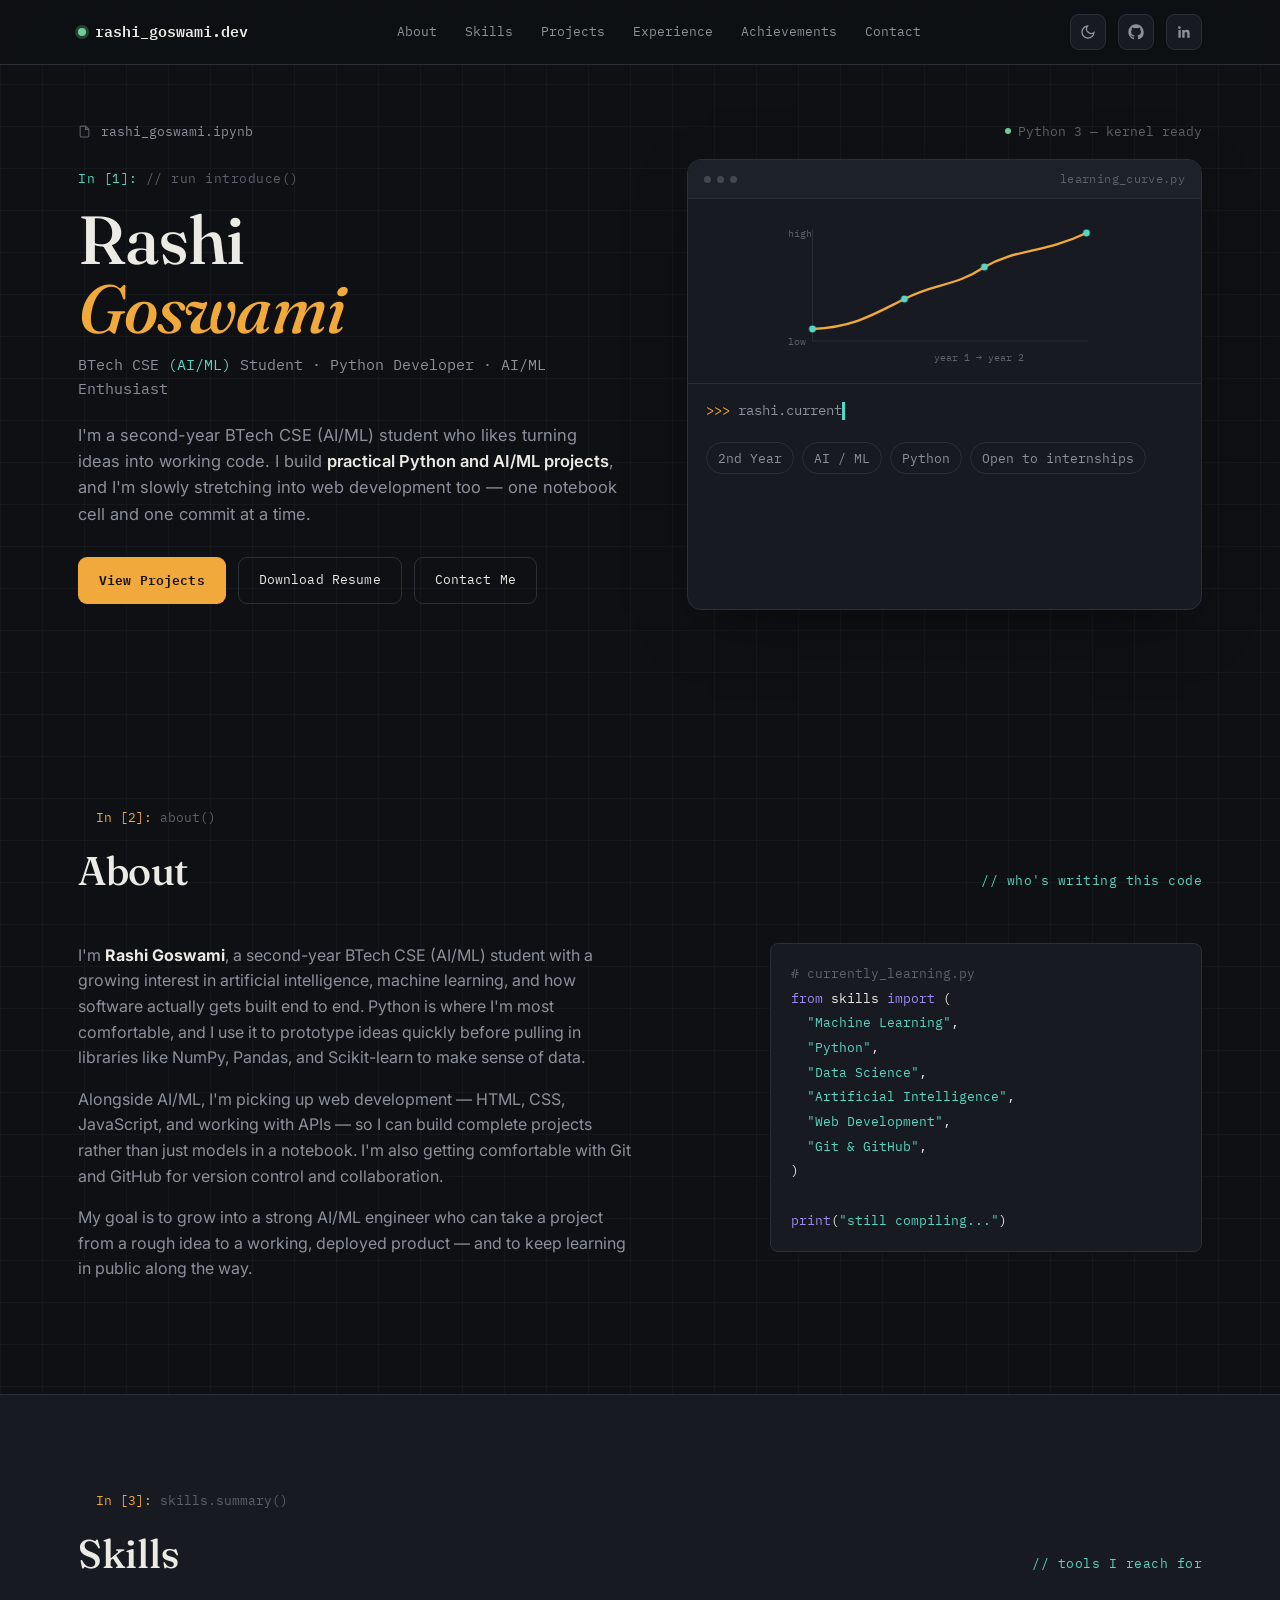
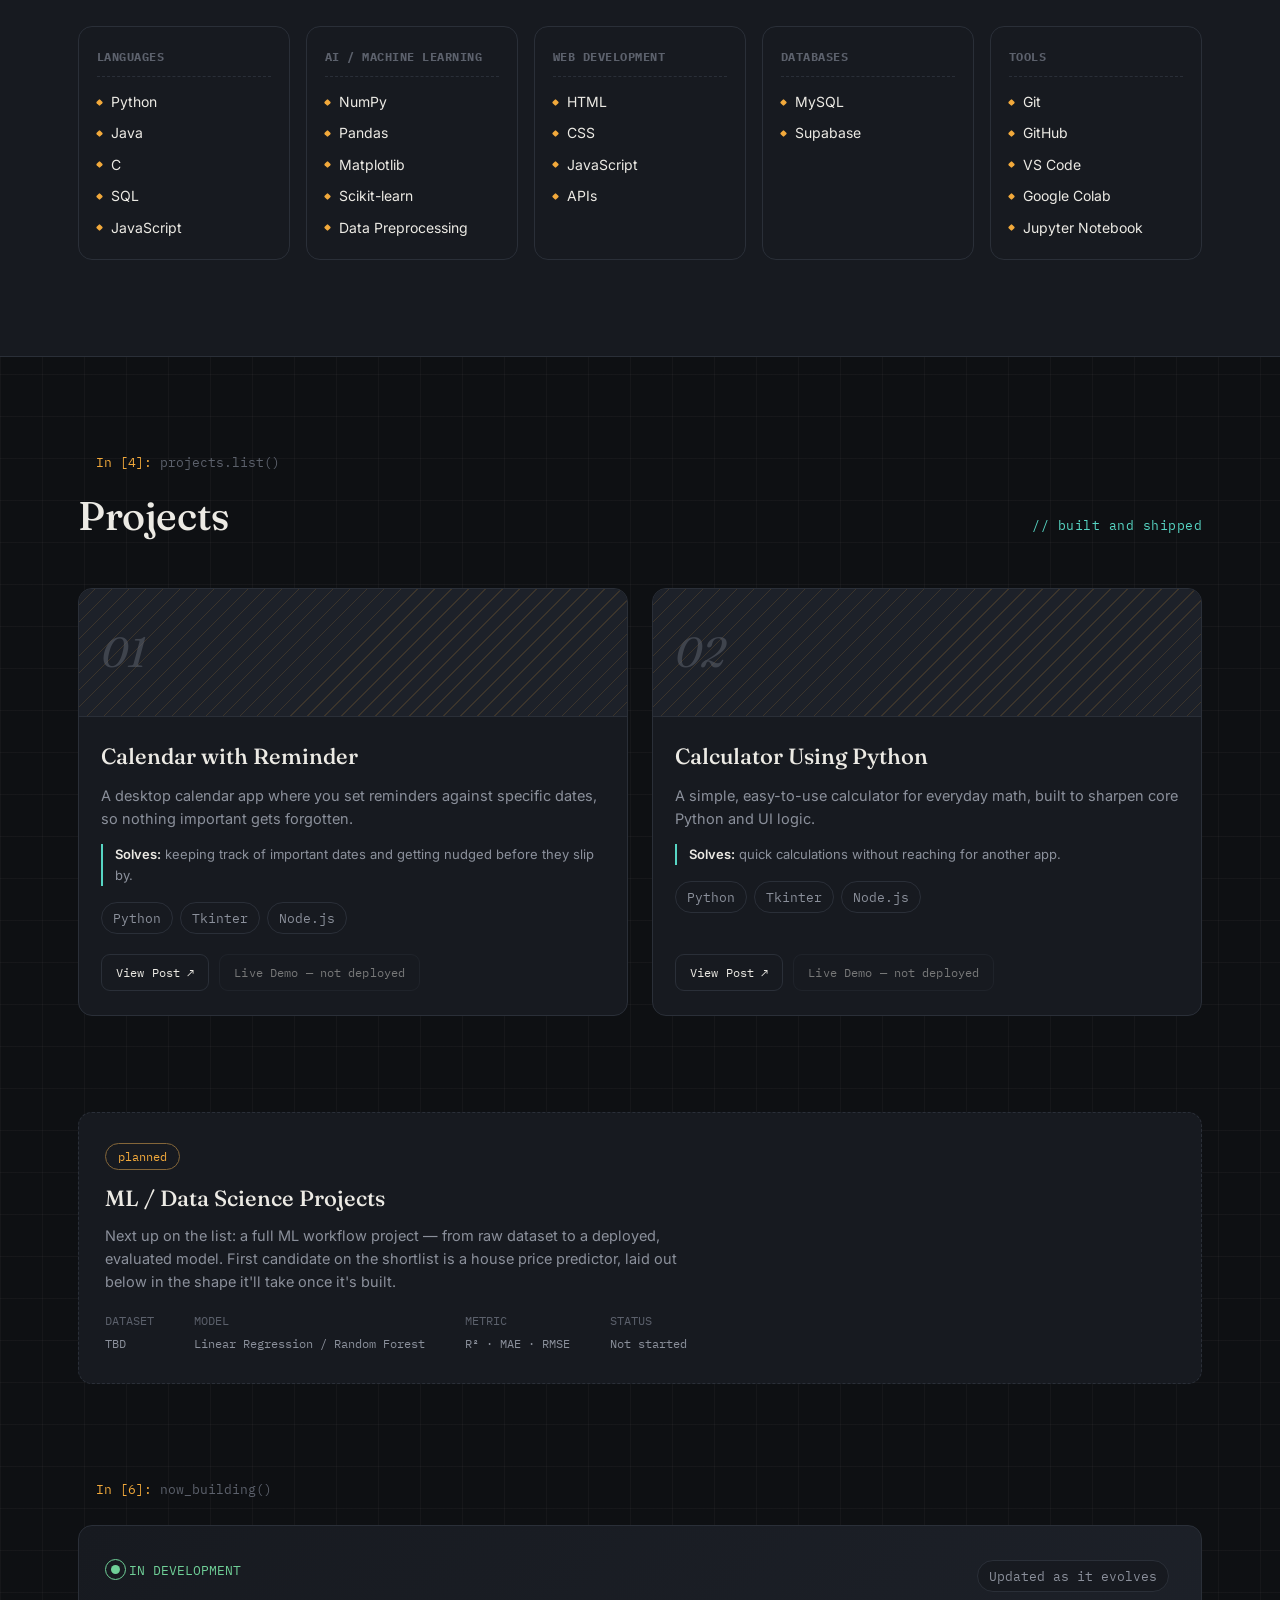
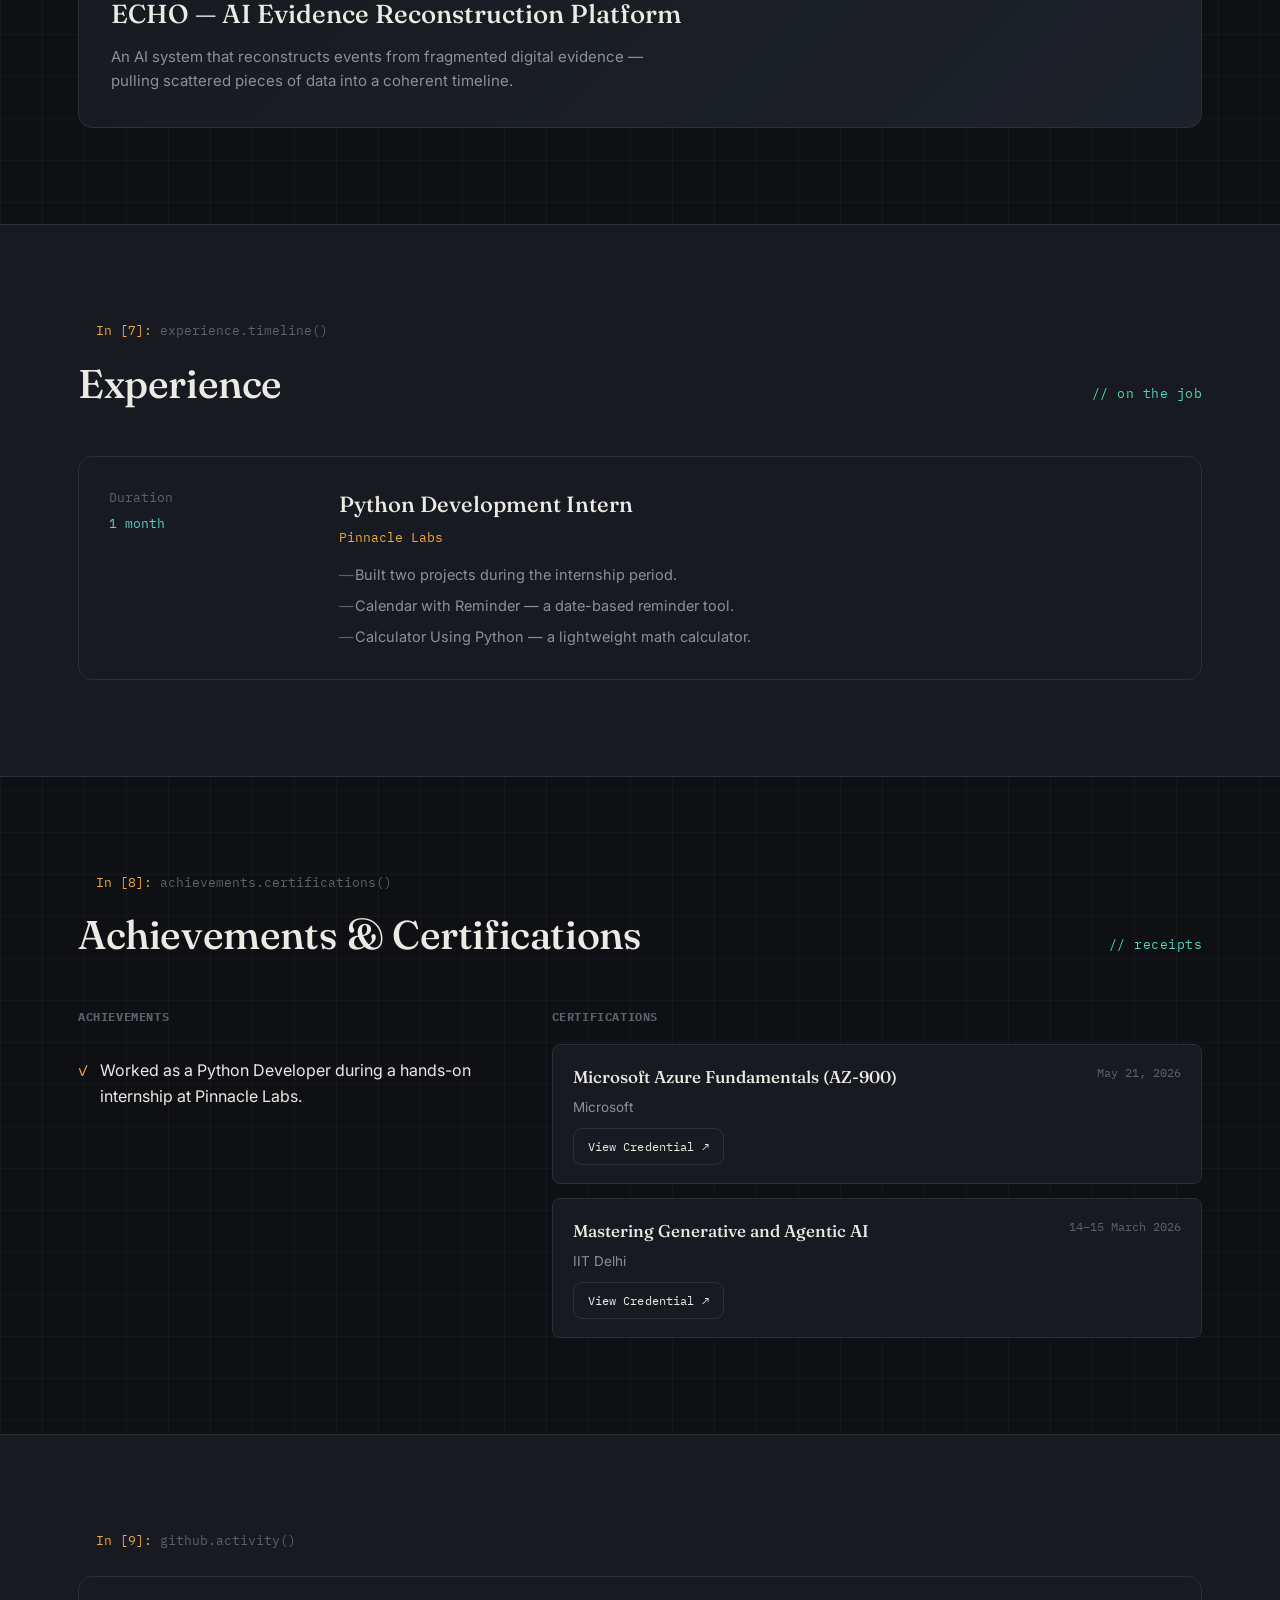
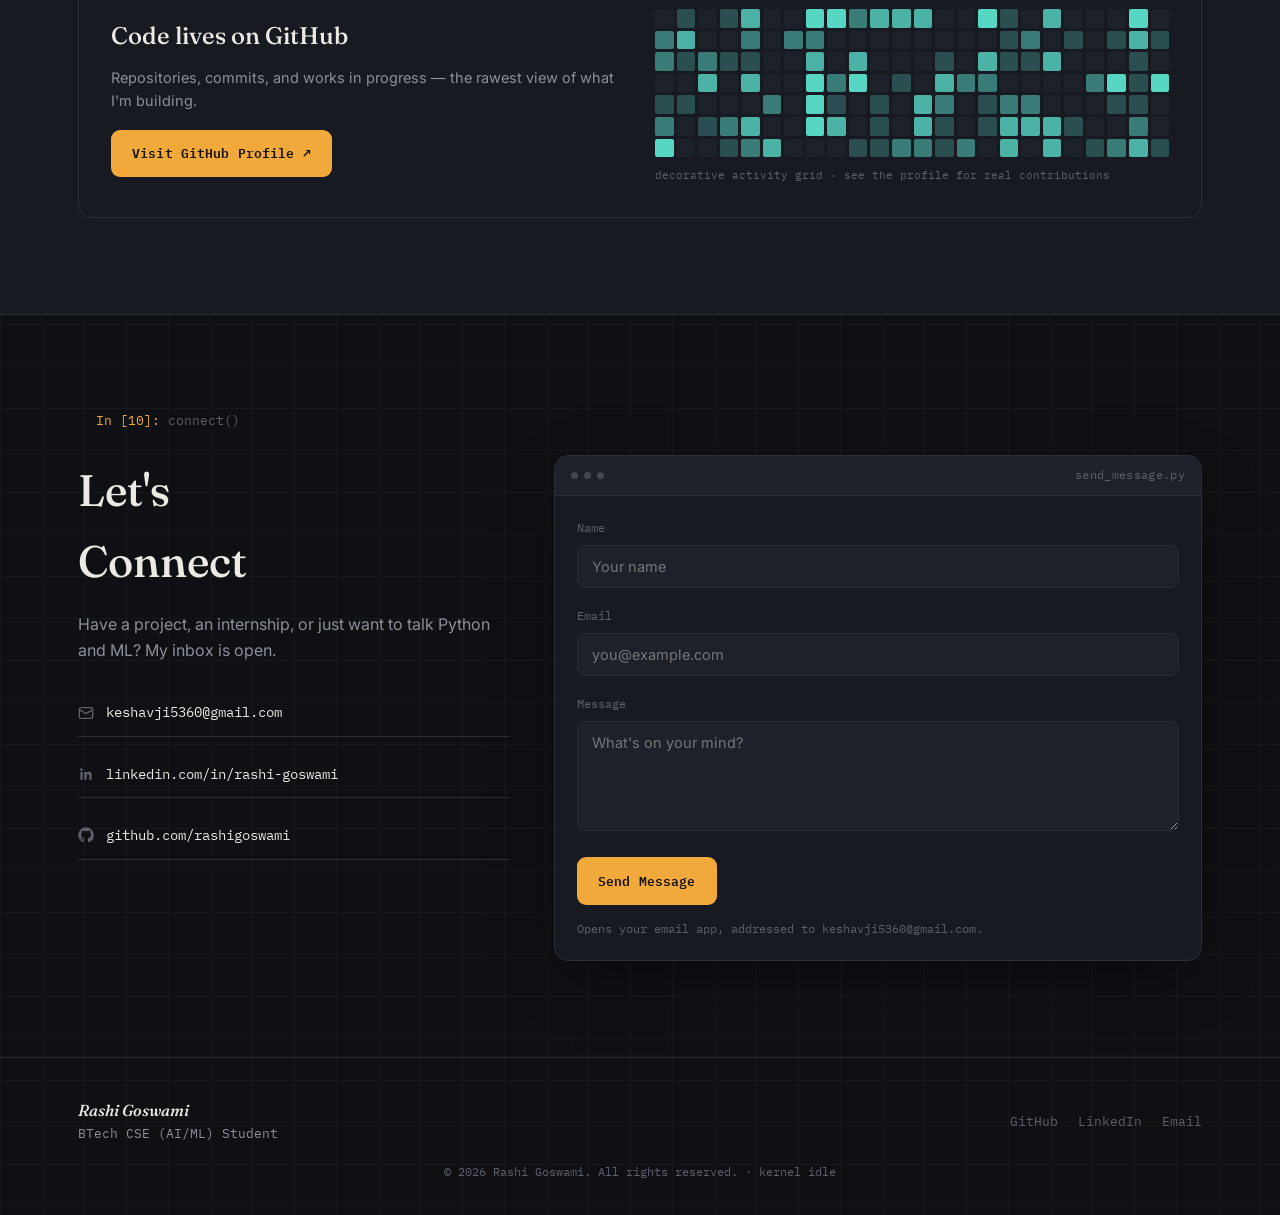
<file: Portfolio/index.html>
<!DOCTYPE html>
<html lang="en" data-theme="dark">
<head>
<meta charset="UTF-8">
<meta name="viewport" content="width=device-width, initial-scale=1.0">
<title>Rashi Goswami — BTech CSE (AI/ML) Student</title>
<meta name="description" content="Rashi Goswami — BTech CSE (AI/ML) student, Python developer, and AI/ML enthusiast. Projects, skills and experience.">
<link rel="preconnect" href="https://fonts.googleapis.com">
<link rel="preconnect" href="https://fonts.gstatic.com" crossorigin>
<link href="https://fonts.googleapis.com/css2?family=Fraunces:ital,opsz,wght@0,9..144,400;0,9..144,500;0,9..144,600;1,9..144,500&family=IBM+Plex+Mono:wght@400;500;600&family=Inter:wght@400;500;600;700&display=swap" rel="stylesheet">
<style>
/* ============================= TOKENS ============================= */
:root{
  --bg: #0E1013;
  --bg-grid-line: rgba(233,231,228,0.035);
  --surface: #171A20;
  --surface-2: #1D2129;
  --border: #2A2F38;
  --ink: #ECEAE4;
  --ink-muted: #8B909B;
  --ink-dim: #5C616C;
  --amber: #F2A93B;
  --amber-ink: #14110A;
  --teal: #57D6C4;
  --violet: #9C8CF0;
  --green: #6FCF97;
  --shadow: 0 20px 60px -20px rgba(0,0,0,0.55);
  --radius: 14px;
  --radius-sm: 8px;
  --font-display: 'Fraunces', serif;
  --font-mono: 'IBM Plex Mono', monospace;
  --font-body: 'Inter', sans-serif;
  --maxw: 1180px;
}
html[data-theme="light"]{
  --bg: #EEF0EC;
  --bg-grid-line: rgba(23,26,32,0.05);
  --surface: #F8F8F4;
  --surface-2: #FFFFFF;
  --border: #D8D9D2;
  --ink: #171A20;
  --ink-muted: #565B62;
  --ink-dim: #9498A0;
  --amber: #B9700E;
  --amber-ink: #FFF6E8;
  --teal: #128476;
  --violet: #6A55C9;
  --green: #1F8A55;
  --shadow: 0 20px 50px -25px rgba(23,26,32,0.25);
}

*{box-sizing:border-box; margin:0; padding:0;}
html{scroll-behavior:smooth;}
body{
  background: var(--bg);
  color: var(--ink);
  font-family: var(--font-body);
  font-size: 16px;
  line-height: 1.6;
  -webkit-font-smoothing: antialiased;
  background-image:
    linear-gradient(var(--bg-grid-line) 1px, transparent 1px),
    linear-gradient(90deg, var(--bg-grid-line) 1px, transparent 1px);
  background-size: 42px 42px;
  transition: background-color .35s ease, color .35s ease;
}
img{max-width:100%; display:block;}
a{color:inherit; text-decoration:none;}
ul{list-style:none;}
section{position:relative;}
.wrap{max-width: var(--maxw); margin: 0 auto; padding: 0 28px;}
@media (max-width: 640px){ .wrap{padding: 0 20px;} }

::selection{ background: var(--amber); color: var(--amber-ink); }

/* focus visibility */
a:focus-visible, button:focus-visible, input:focus-visible, textarea:focus-visible{
  outline: 2px solid var(--teal);
  outline-offset: 3px;
  border-radius: 4px;
}

@media (prefers-reduced-motion: reduce){
  *{animation-duration: 0.01ms !important; animation-iteration-count: 1 !important; transition-duration: 0.01ms !important; scroll-behavior:auto !important;}
}

/* ============================= UTILS ============================= */
.eyebrow{
  font-family: var(--font-mono);
  font-size: 12.5px;
  letter-spacing: .04em;
  color: var(--teal);
  display: inline-flex;
  align-items: center;
  gap: 8px;
}
.eyebrow .dim{ color: var(--ink-dim); }
.tag{
  font-family: var(--font-mono);
  font-size: 12.5px;
  padding: 5px 11px;
  border: 1px solid var(--border);
  border-radius: 999px;
  color: var(--ink-muted);
  background: var(--surface);
  white-space: nowrap;
}
.reveal{ opacity:0; transform: translateY(18px); transition: opacity .7s ease, transform .7s ease; }
.reveal.in{ opacity:1; transform: translateY(0); }

/* ============================= NOTEBOOK CELL CHROME ============================= */
.cell{
  background: var(--surface);
  border: 1px solid var(--border);
  border-radius: var(--radius);
  overflow: hidden;
  box-shadow: var(--shadow);
}
.cell__bar{
  display:flex;
  align-items:center;
  justify-content: space-between;
  padding: 10px 16px;
  border-bottom: 1px solid var(--border);
  background: var(--surface-2);
}
.cell__dots{ display:flex; gap:6px; }
.cell__dots span{ width:7px; height:7px; border-radius:50%; background: var(--ink-dim); opacity:.6; }
.cell__label{
  font-family: var(--font-mono);
  font-size: 11.5px;
  color: var(--ink-dim);
  letter-spacing: .03em;
}
.cell__prompt{
  font-family: var(--font-mono);
  font-size: 13px;
  color: var(--amber);
  padding: 12px 18px 0;
}
.section-head{
  display:flex;
  align-items: baseline;
  justify-content: space-between;
  gap: 20px;
  margin-bottom: 40px;
  flex-wrap: wrap;
}
.section-head h2{
  font-family: var(--font-display);
  font-weight: 500;
  font-size: clamp(28px, 3.4vw, 40px);
  letter-spacing: -.01em;
}
.section-pad{ padding: 96px 0; }
@media (max-width: 720px){ .section-pad{ padding: 64px 0; } }

/* ============================= NAV ============================= */
header.nav{
  position: sticky; top: 0; z-index: 50;
  background: color-mix(in srgb, var(--bg) 88%, transparent);
  backdrop-filter: blur(10px);
  border-bottom: 1px solid var(--border);
}
.nav-inner{
  max-width: var(--maxw); margin:0 auto; padding: 14px 28px;
  display:flex; align-items:center; justify-content:space-between;
}
.brand{
  font-family: var(--font-mono);
  font-weight: 600;
  font-size: 14.5px;
  display:flex; align-items:center; gap:9px;
}
.brand .dot{
  width:8px; height:8px; border-radius:50%; background: var(--green);
  box-shadow: 0 0 0 3px color-mix(in srgb, var(--green) 25%, transparent);
}
.nav-links{ display:flex; align-items:center; gap: 28px; }
.nav-links a{
  font-family: var(--font-mono);
  font-size: 13px;
  color: var(--ink-muted);
  transition: color .2s;
}
.nav-links a:hover{ color: var(--teal); }
.nav-actions{ display:flex; align-items:center; gap:12px; }
.icon-btn{
  width:36px; height:36px; border-radius: 9px;
  border: 1px solid var(--border);
  display:flex; align-items:center; justify-content:center;
  color: var(--ink-muted);
  background: var(--surface);
  cursor:pointer;
  transition: color .2s, border-color .2s, transform .2s;
}
.icon-btn:hover{ color: var(--teal); border-color: var(--teal); transform: translateY(-1px); }
.burger{ display:none; }
@media (max-width: 860px){
  .nav-links{ display:none; }
  .burger{ display:flex; }
}

/* ============================= BUTTONS ============================= */
.btn{
  font-family: var(--font-mono);
  font-size: 13px;
  letter-spacing: .01em;
  padding: 12px 20px;
  border-radius: 9px;
  border: 1px solid transparent;
  cursor: pointer;
  display:inline-flex; align-items:center; gap:8px;
  transition: transform .18s ease, box-shadow .18s ease, opacity .18s ease;
}
.btn:hover{ transform: translateY(-2px); }
.btn-primary{ background: var(--amber); color: var(--amber-ink); font-weight:600; }
.btn-primary:hover{ box-shadow: 0 10px 24px -8px color-mix(in srgb, var(--amber) 60%, transparent); }
.btn-ghost{ background: transparent; color: var(--ink); border-color: var(--border); }
.btn-ghost:hover{ border-color: var(--teal); color: var(--teal); }
.btn-sm{ padding: 8px 14px; font-size: 12px; }
.btn[disabled]{ opacity:.45; cursor:not-allowed; transform:none; }
.btn-row{ display:flex; flex-wrap:wrap; gap: 12px; }

/* ============================= HERO ============================= */
.hero{ padding: 56px 0 90px; }
.notebook-file{
  max-width: var(--maxw); margin: 0 auto 0; padding: 0 28px;
}
.filebar{
  display:flex; align-items:center; gap:10px;
  font-family: var(--font-mono); font-size:12.5px; color: var(--ink-dim);
  padding: 0 0 18px;
}
.filebar .file-name{ color: var(--ink-muted); }
.filebar .kernel{
  margin-left:auto; display:flex; align-items:center; gap:7px;
}
.kernel .dot{ width:6px; height:6px; border-radius:50%; background: var(--green); }

.hero-grid{
  display:grid; grid-template-columns: 1.05fr .95fr; gap: 40px; align-items:stretch;
}
@media (max-width: 940px){ .hero-grid{ grid-template-columns: 1fr; } }

.hero-left{ padding: 6px 6px 6px 0; }
.hero-name{
  font-family: var(--font-display);
  font-weight: 500;
  font-size: clamp(40px, 6vw, 68px);
  line-height: 1.02;
  letter-spacing: -0.01em;
  margin: 14px 0 10px;
}
.hero-name .accent{ font-style: italic; color: var(--amber); }
.hero-title{
  font-family: var(--font-mono);
  font-size: 14.5px;
  color: var(--ink-muted);
  margin-bottom: 22px;
}
.hero-title span{ color: var(--teal); }
.hero-intro{
  max-width: 540px;
  color: var(--ink-muted);
  font-size: 16.5px;
  margin-bottom: 30px;
}
.hero-intro strong{ color: var(--ink); font-weight: 600; }

.hero-right .cell{ height: 100%; display:flex; flex-direction:column; }
.hero-chart-wrap{ padding: 20px 20px 6px; }
.hero-typeline{
  font-family: var(--font-mono); font-size: 13.5px; padding: 16px 18px 6px; color: var(--ink-muted);
  border-top: 1px solid var(--border);
}
.hero-typeline .prompt{ color: var(--amber); }
.hero-typeline .out{ color: var(--teal); }
#typewriter::after{
  content: '▍'; color: var(--teal); animation: blink 1s steps(1) infinite;
}
@keyframes blink{ 50%{ opacity: 0; } }
.hero-stats{
  display:flex; flex-wrap:wrap; gap:8px; padding: 14px 18px 20px;
}

/* chart */
.chart-axis{ stroke: var(--border); stroke-width:1; }
.chart-line{
  fill:none; stroke: var(--amber); stroke-width: 2.4; stroke-linecap: round;
  stroke-dasharray: 480; stroke-dashoffset: 480;
  animation: draw 2.1s ease forwards .3s;
}
@keyframes draw{ to{ stroke-dashoffset: 0; } }
.chart-dot{ fill: var(--teal); opacity:0; animation: pop .4s ease forwards; }
.chart-label{ font-family: var(--font-mono); font-size: 9.5px; fill: var(--ink-dim); }
@keyframes pop{ to{ opacity:1; } }

/* ============================= ABOUT ============================= */
.about-grid{ display:grid; grid-template-columns: 1.2fr .8fr; gap: 44px; }
@media (max-width: 860px){ .about-grid{ grid-template-columns: 1fr; } }
.about-copy p{ color: var(--ink-muted); font-size: 16px; margin-bottom: 16px; max-width: 560px;}
.about-copy strong{ color: var(--ink); }
.import-block{
  font-family: var(--font-mono);
  font-size: 13px;
  background: var(--surface);
  border: 1px solid var(--border);
  border-radius: var(--radius-sm);
  padding: 18px 20px;
  line-height: 1.9;
  overflow-x:auto;
}
.import-block .kw{ color: var(--violet); }
.import-block .str{ color: var(--teal); }
.import-block .cm{ color: var(--ink-dim); }

/* ============================= SKILLS ============================= */
.skills-grid{
  display:grid; grid-template-columns: repeat(5, 1fr); gap: 16px;
}
@media (max-width: 980px){ .skills-grid{ grid-template-columns: repeat(2, 1fr); } }
@media (max-width: 520px){ .skills-grid{ grid-template-columns: 1fr; } }
.skill-card{
  background: var(--surface);
  border: 1px solid var(--border);
  border-radius: var(--radius);
  padding: 20px 18px;
}
.skill-card h3{
  font-family: var(--font-mono);
  font-size: 12px;
  letter-spacing: .04em;
  color: var(--ink-dim);
  text-transform: uppercase;
  margin-bottom: 14px;
  padding-bottom: 10px;
  border-bottom: 1px dashed var(--border);
}
.skill-card ul{ display:flex; flex-direction:column; gap:9px; }
.skill-card li{
  font-size: 14px;
  color: var(--ink);
  display:flex; align-items:center; gap:9px;
}
.skill-card li::before{
  content:''; width:5px; height:5px; border-radius:1px; background: var(--amber); flex-shrink:0;
  transform: rotate(45deg);
}

/* ============================= PROJECTS ============================= */
.project-grid{ display:grid; grid-template-columns: repeat(2, 1fr); gap: 24px; }
@media (max-width: 800px){ .project-grid{ grid-template-columns: 1fr; } }
.project-card{
  background: var(--surface);
  border: 1px solid var(--border);
  border-radius: var(--radius);
  overflow:hidden;
  transition: border-color .25s, transform .25s;
  display:flex; flex-direction:column;
}
.project-card:hover{ border-color: var(--teal); transform: translateY(-4px); }
.project-visual{
  height: 128px;
  position: relative;
  background:
    repeating-linear-gradient(135deg, transparent, transparent 11px, color-mix(in srgb, var(--amber) 14%, transparent) 11px, color-mix(in srgb, var(--amber) 14%, transparent) 12px),
    var(--surface-2);
  border-bottom: 1px solid var(--border);
  display:flex; align-items:center; padding: 0 22px;
}
.project-visual .glyph{
  font-family: var(--font-display); font-style: italic; font-size: 42px; color: var(--ink-dim); opacity:.55;
}
.project-body{ padding: 22px 22px 24px; flex:1; display:flex; flex-direction:column; }
.project-body h3{ font-family: var(--font-display); font-size: 22px; font-weight:500; margin-bottom:10px; }
.project-body .desc{ color: var(--ink-muted); font-size: 14.5px; margin-bottom: 14px; }
.project-body .solve{
  font-size: 13px; color: var(--ink-muted); margin-bottom: 16px;
  padding-left: 12px; border-left: 2px solid var(--teal);
}
.project-body .solve b{ color: var(--ink); font-weight:600; }
.chip-row{ display:flex; flex-wrap:wrap; gap:7px; margin-bottom: 20px; }
.project-links{ margin-top:auto; display:flex; gap:10px; flex-wrap:wrap; }

/* ============================= ML PROJECTS ============================= */
.ml-card{
  background: var(--surface); border: 1px dashed var(--border); border-radius: var(--radius);
  padding: 30px 26px; display:flex; align-items:center; gap: 24px; flex-wrap:wrap;
}
.ml-card .badge{
  font-family: var(--font-mono); font-size: 11.5px; color: var(--amber);
  border: 1px solid color-mix(in srgb, var(--amber) 45%, var(--border)); border-radius: 999px;
  padding: 5px 12px;
}
.ml-card h3{ font-family: var(--font-display); font-weight:500; font-size:22px; margin: 12px 0 8px;}
.ml-card p{ color: var(--ink-muted); font-size:14.5px; max-width:600px; }
.ml-fields{
  display:grid; grid-template-columns: repeat(4, auto); gap: 22px; margin-top:18px;
  font-family: var(--font-mono); font-size: 12px; color: var(--ink-dim);
}
.ml-fields div span{ display:block; color: var(--ink-muted); margin-top:3px; }
@media (max-width: 700px){ .ml-fields{ grid-template-columns: repeat(2,auto); } }

/* ============================= BUILDING ============================= */
.building-card{
  background: linear-gradient(135deg, var(--surface), var(--surface-2));
  border: 1px solid var(--border); border-radius: var(--radius);
  padding: 34px 32px; display:flex; justify-content:space-between; gap: 30px; align-items:flex-start; flex-wrap:wrap;
}
.pulse-dot{
  width:9px; height:9px; border-radius:50%; background: var(--green); position:relative; flex-shrink:0;
}
.pulse-dot::after{
  content:''; position:absolute; inset:-6px; border-radius:50%; border:1px solid var(--green);
  animation: pulse 1.8s ease-out infinite;
}
@keyframes pulse{ 0%{ transform:scale(.4); opacity:1;} 100%{ transform:scale(2.1); opacity:0; } }
.building-status{ display:flex; align-items:center; gap:9px; font-family:var(--font-mono); font-size:12.5px; color:var(--green); margin-bottom:14px;}
.building-card h3{ font-family: var(--font-display); font-size: 26px; font-weight:500; margin-bottom:10px; }
.building-card p{ color: var(--ink-muted); max-width: 560px; font-size:15px; }

/* ============================= EXPERIENCE ============================= */
.exp-card{
  display:grid; grid-template-columns: 200px 1fr; gap: 30px;
  background: var(--surface); border:1px solid var(--border); border-radius: var(--radius); padding: 30px 30px;
}
@media (max-width: 700px){ .exp-card{ grid-template-columns: 1fr; } }
.exp-when{ font-family: var(--font-mono); font-size:12.5px; color: var(--ink-dim); }
.exp-when .range{ color: var(--teal); display:block; margin-top:6px; }
.exp-card h3{ font-family: var(--font-display); font-size:22px; font-weight:500; }
.exp-org{ font-family: var(--font-mono); font-size:13px; color: var(--amber); margin: 6px 0 14px; }
.exp-card ul{ display:flex; flex-direction:column; gap:8px; }
.exp-card li{ color: var(--ink-muted); font-size:14.5px; padding-left:16px; position:relative; }
.exp-card li::before{ content:'—'; position:absolute; left:0; color: var(--ink-dim); }

/* ============================= ACHIEVEMENTS / CERTS ============================= */
.ac-grid{ display:grid; grid-template-columns: .8fr 1.2fr; gap: 40px; }
@media (max-width: 860px){ .ac-grid{ grid-template-columns: 1fr; } }
.ac-block h3{ font-family: var(--font-mono); font-size:12px; letter-spacing:.05em; text-transform:uppercase; color: var(--ink-dim); margin-bottom:18px; }
.achv-item{
  display:flex; gap:12px; align-items:flex-start; padding: 14px 0; border-bottom: 1px dashed var(--border);
}
.achv-item:last-child{ border-bottom:none; }
.achv-item .mark{ color: var(--amber); font-family: var(--font-mono); }
.cert-card{
  background: var(--surface); border:1px solid var(--border); border-radius: var(--radius-sm);
  padding: 18px 20px; margin-bottom: 14px;
}
.cert-card:last-child{ margin-bottom:0; }
.cert-top{ display:flex; justify-content:space-between; gap:12px; flex-wrap:wrap; margin-bottom:6px;}
.cert-card h4{ font-family: var(--font-display); font-weight:500; font-size:17px; }
.cert-date{ font-family: var(--font-mono); font-size:12px; color: var(--ink-dim); white-space:nowrap; }
.cert-org{ font-size:13.5px; color: var(--ink-muted); margin-bottom:10px; }

/* ============================= GITHUB ============================= */
.gh-card{
  display:grid; grid-template-columns: 1fr 1fr; gap: 30px; align-items:center;
  background: var(--surface); border:1px solid var(--border); border-radius: var(--radius); padding: 32px;
}
@media (max-width: 800px){ .gh-card{ grid-template-columns: 1fr; } }
.gh-card h3{ font-family: var(--font-display); font-size:24px; font-weight:500; margin-bottom:10px;}
.gh-card p{ color: var(--ink-muted); font-size:14.5px; margin-bottom:18px; }
.contrib-grid{ display:grid; grid-template-columns: repeat(24, 1fr); gap:3px; }
.contrib-grid span{ aspect-ratio:1; border-radius:2px; background: var(--surface-2); }
.gh-legend{ display:flex; align-items:center; gap:8px; margin-top:10px; font-family:var(--font-mono); font-size:11px; color:var(--ink-dim); }

/* ============================= CONTACT ============================= */
.contact-grid{ display:grid; grid-template-columns: .8fr 1.2fr; gap: 44px; }
@media (max-width: 860px){ .contact-grid{ grid-template-columns: 1fr; } }
.contact-info h2{ font-family: var(--font-display); font-weight:500; font-size: clamp(30px,4vw,44px); margin-bottom:16px; }
.contact-info p{ color: var(--ink-muted); max-width: 420px; margin-bottom: 26px; }
.contact-links{ display:flex; flex-direction:column; gap:14px; }
.contact-links a{
  display:flex; align-items:center; gap:12px; font-family: var(--font-mono); font-size:14px; color: var(--ink);
  padding: 12px 0; border-bottom: 1px solid var(--border); transition: color .2s, padding-left .2s;
}
.contact-links a:hover{ color: var(--teal); padding-left:6px; }
.contact-links .ic{ color: var(--ink-dim); }

.form-cell .field{ margin-bottom:18px; }
.form-cell label{ display:block; font-family: var(--font-mono); font-size:12px; color: var(--ink-dim); margin-bottom:8px; }
.form-cell input, .form-cell textarea{
  width:100%; background: var(--surface-2); border:1px solid var(--border); border-radius: var(--radius-sm);
  color: var(--ink); padding: 12px 14px; font-family: var(--font-body); font-size:14.5px;
}
.form-cell textarea{ resize: vertical; min-height:110px; }
.form-cell input:focus, .form-cell textarea:focus{ border-color: var(--teal); }
.form-note{ font-family: var(--font-mono); font-size:12px; color: var(--ink-dim); margin-top:14px; }

/* ============================= FOOTER ============================= */
footer{ border-top:1px solid var(--border); padding: 40px 0 34px; }
.footer-inner{ display:flex; justify-content:space-between; align-items:center; flex-wrap:wrap; gap:16px; }
.footer-brand{ font-family: var(--font-mono); font-size:13px; color: var(--ink-muted); }
.footer-brand b{ color: var(--ink); font-family: var(--font-display); font-style:italic; font-weight:500; font-size:16px; }
.footer-links{ display:flex; gap:20px; font-family: var(--font-mono); font-size:12.5px; }
.footer-links a{ color: var(--ink-dim); transition:color .2s; }
.footer-links a:hover{ color: var(--teal); }
.footer-copy{ font-family: var(--font-mono); font-size:11.5px; color: var(--ink-dim); margin-top:18px; text-align:center; }
</style>
</head>
<body>

<header class="nav">
  <div class="nav-inner">
    <div class="brand"><span class="dot"></span> rashi_goswami.dev</div>
    <nav class="nav-links">
      <a href="#about">About</a>
      <a href="#skills">Skills</a>
      <a href="#projects">Projects</a>
      <a href="#experience">Experience</a>
      <a href="#achievements">Achievements</a>
      <a href="#contact">Contact</a>
    </nav>
    <div class="nav-actions">
      <button class="icon-btn" id="themeToggle" aria-label="Toggle light and dark theme" title="Toggle theme">
        <svg id="themeIcon" width="16" height="16" viewBox="0 0 24 24" fill="none" stroke="currentColor" stroke-width="2"><path d="M21 12.79A9 9 0 1 1 11.21 3 7 7 0 0 0 21 12.79z"/></svg>
      </button>
      <a class="icon-btn" href="https://github.com/rashigoswami" target="_blank" rel="noopener" aria-label="GitHub profile">
        <svg width="16" height="16" viewBox="0 0 24 24" fill="currentColor"><path d="M12 .5C5.73.5.5 5.73.5 12c0 5.08 3.29 9.39 7.86 10.91.57.1.78-.25.78-.55v-2.15c-3.2.7-3.87-1.36-3.87-1.36-.53-1.34-1.29-1.7-1.29-1.7-1.05-.72.08-.71.08-.71 1.17.08 1.78 1.2 1.78 1.2 1.03 1.77 2.71 1.26 3.37.96.1-.75.4-1.26.73-1.55-2.55-.29-5.24-1.28-5.24-5.69 0-1.26.45-2.29 1.19-3.09-.12-.29-.52-1.46.11-3.05 0 0 .97-.31 3.18 1.18a11.05 11.05 0 0 1 5.8 0c2.21-1.49 3.18-1.18 3.18-1.18.63 1.59.23 2.76.11 3.05.74.8 1.19 1.83 1.19 3.09 0 4.42-2.7 5.4-5.26 5.68.41.36.78 1.07.78 2.16v3.2c0 .3.21.66.79.55A10.52 10.52 0 0 0 23.5 12C23.5 5.73 18.27.5 12 .5z"/></svg>
      </a>
      <a class="icon-btn" href="https://www.linkedin.com/in/rashi-goswami-90b95135b/" target="_blank" rel="noopener" aria-label="LinkedIn profile">
        <svg width="16" height="16" viewBox="0 0 24 24" fill="currentColor"><path d="M20.45 20.45h-3.56v-5.57c0-1.33-.02-3.03-1.85-3.03-1.86 0-2.14 1.45-2.14 2.94v5.66H9.34V9h3.42v1.56h.05c.48-.9 1.64-1.85 3.38-1.85 3.61 0 4.28 2.38 4.28 5.47v6.27zM5.34 7.43a2.07 2.07 0 1 1 0-4.13 2.07 2.07 0 0 1 0 4.13zM7.12 20.45H3.56V9h3.56v11.45z"/></svg>
      </a>
      <button class="icon-btn burger" id="burgerBtn" aria-label="Open menu">
        <svg width="16" height="16" viewBox="0 0 24 24" fill="none" stroke="currentColor" stroke-width="2"><path d="M3 6h18M3 12h18M3 18h18"/></svg>
      </button>
    </div>
  </div>
  <nav id="mobileMenu" style="display:none; border-top:1px solid var(--border); padding: 14px 28px; flex-direction:column; gap:14px; font-family:var(--font-mono); font-size:14px;">
    <a href="#about">About</a>
    <a href="#skills">Skills</a>
    <a href="#projects">Projects</a>
    <a href="#experience">Experience</a>
    <a href="#achievements">Achievements</a>
    <a href="#contact">Contact</a>
  </nav>
</header>

<!-- ============================= HERO ============================= -->
<section class="hero">
  <div class="notebook-file">
    <div class="filebar">
      <svg width="13" height="13" viewBox="0 0 24 24" fill="none" stroke="currentColor" stroke-width="2"><path d="M14 2H6a2 2 0 0 0-2 2v16a2 2 0 0 0 2 2h12a2 2 0 0 0 2-2V8z"/><path d="M14 2v6h6"/></svg>
      <span class="file-name">rashi_goswami.ipynb</span>
      <span class="kernel"><span class="dot"></span> Python 3 — kernel ready</span>
    </div>
  </div>

  <div class="wrap">
    <div class="hero-grid">
      <div class="hero-left reveal in">
        <span class="eyebrow">In [1]: <span class="dim">// run introduce()</span></span>
        <h1 class="hero-name">Rashi<br><span class="accent">Goswami</span></h1>
        <p class="hero-title">BTech CSE <span>(AI/ML)</span> Student · Python Developer · AI/ML Enthusiast</p>
        <p class="hero-intro">
          I'm a second-year BTech CSE (AI/ML) student who likes turning ideas into working code.
          I build <strong>practical Python and AI/ML projects</strong>, and I'm slowly stretching into
          web development too — one notebook cell and one commit at a time.
        </p>
        <div class="btn-row">
          <a href="#projects" class="btn btn-primary">View Projects</a>
          <a href="resume.pdf" download class="btn btn-ghost">Download Resume</a>
          <a href="#contact" class="btn btn-ghost">Contact Me</a>
        </div>
      </div>

      <div class="hero-right reveal in">
        <div class="cell">
          <div class="cell__bar">
            <div class="cell__dots"><span></span><span></span><span></span></div>
            <span class="cell__label">learning_curve.py</span>
          </div>
          <div class="hero-chart-wrap">
            <svg viewBox="0 0 320 150" width="100%" height="150" role="img" aria-label="Illustrative chart of skills growing over time">
              <line class="chart-axis" x1="28" y1="10" x2="28" y2="122"/>
              <line class="chart-axis" x1="28" y1="122" x2="304" y2="122"/>
              <text class="chart-label" x="4" y="18">high</text>
              <text class="chart-label" x="4" y="126">low</text>
              <text class="chart-label" x="150" y="142">year 1 → year 2</text>
              <path class="chart-line" d="M28,110 C70,108 90,95 120,80 C150,64 170,68 200,48 C230,30 260,34 302,14"/>
              <circle class="chart-dot" style="animation-delay:.5s" cx="28" cy="110" r="3.4"/>
              <circle class="chart-dot" style="animation-delay:1s" cx="120" cy="80" r="3.4"/>
              <circle class="chart-dot" style="animation-delay:1.6s" cx="200" cy="48" r="3.4"/>
              <circle class="chart-dot" style="animation-delay:2.1s" cx="302" cy="14" r="3.4"/>
            </svg>
          </div>
          <div class="hero-typeline">
            <span class="prompt">&gt;&gt;&gt;</span> <span id="typewriter"></span>
          </div>
          <div class="hero-stats">
            <span class="tag">2nd Year</span>
            <span class="tag">AI / ML</span>
            <span class="tag">Python</span>
            <span class="tag">Open to internships</span>
          </div>
        </div>
      </div>
    </div>
  </div>
</section>

<!-- ============================= ABOUT ============================= -->
<section id="about" class="section-pad">
  <div class="wrap">
    <div class="cell__prompt">In [2]: <span style="color:var(--ink-dim)">about()</span></div>
    <div class="section-head" style="margin-top:10px;">
      <h2>About</h2>
      <span class="eyebrow">// who's writing this code</span>
    </div>
    <div class="about-grid">
      <div class="about-copy reveal">
        <p>
          I'm <strong>Rashi Goswami</strong>, a second-year BTech CSE (AI/ML) student with a growing interest
          in artificial intelligence, machine learning, and how software actually gets built end to end.
          Python is where I'm most comfortable, and I use it to prototype ideas quickly before pulling in
          libraries like NumPy, Pandas, and Scikit-learn to make sense of data.
        </p>
        <p>
          Alongside AI/ML, I'm picking up web development — HTML, CSS, JavaScript, and working with APIs —
          so I can build complete projects rather than just models in a notebook. I'm also getting comfortable
          with Git and GitHub for version control and collaboration.
        </p>
        <p>
          My goal is to grow into a strong AI/ML engineer who can take a project from a rough idea to a
          working, deployed product — and to keep learning in public along the way.
        </p>
      </div>
      <div class="reveal">
        <div class="import-block">
          <span class="cm"># currently_learning.py</span><br>
          <span class="kw">from</span> skills <span class="kw">import</span> (<br>
          &nbsp;&nbsp;<span class="str">"Machine Learning"</span>,<br>
          &nbsp;&nbsp;<span class="str">"Python"</span>,<br>
          &nbsp;&nbsp;<span class="str">"Data Science"</span>,<br>
          &nbsp;&nbsp;<span class="str">"Artificial Intelligence"</span>,<br>
          &nbsp;&nbsp;<span class="str">"Web Development"</span>,<br>
          &nbsp;&nbsp;<span class="str">"Git & GitHub"</span>,<br>
          )<br><br>
          <span class="kw">print</span>(<span class="str">"still compiling..."</span>)
        </div>
      </div>
    </div>
  </div>
</section>

<!-- ============================= SKILLS ============================= -->
<section id="skills" class="section-pad" style="background: var(--surface); border-top:1px solid var(--border); border-bottom:1px solid var(--border);">
  <div class="wrap">
    <div class="cell__prompt" style="padding-top:0;">In [3]: <span style="color:var(--ink-dim)">skills.summary()</span></div>
    <div class="section-head" style="margin-top:10px;">
      <h2>Skills</h2>
      <span class="eyebrow">// tools I reach for</span>
    </div>
    <div class="skills-grid">
      <div class="skill-card reveal">
        <h3>Languages</h3>
        <ul><li>Python</li><li>Java</li><li>C</li><li>SQL</li><li>JavaScript</li></ul>
      </div>
      <div class="skill-card reveal">
        <h3>AI / Machine Learning</h3>
        <ul><li>NumPy</li><li>Pandas</li><li>Matplotlib</li><li>Scikit-learn</li><li>Data Preprocessing</li></ul>
      </div>
      <div class="skill-card reveal">
        <h3>Web Development</h3>
        <ul><li>HTML</li><li>CSS</li><li>JavaScript</li><li>APIs</li></ul>
      </div>
      <div class="skill-card reveal">
        <h3>Databases</h3>
        <ul><li>MySQL</li><li>Supabase</li></ul>
      </div>
      <div class="skill-card reveal">
        <h3>Tools</h3>
        <ul><li>Git</li><li>GitHub</li><li>VS Code</li><li>Google Colab</li><li>Jupyter Notebook</li></ul>
      </div>
    </div>
  </div>
</section>

<!-- ============================= PROJECTS ============================= -->
<section id="projects" class="section-pad">
  <div class="wrap">
    <div class="cell__prompt" style="padding-top:0;">In [4]: <span style="color:var(--ink-dim)">projects.list()</span></div>
    <div class="section-head" style="margin-top:10px;">
      <h2>Projects</h2>
      <span class="eyebrow">// built and shipped</span>
    </div>
    <div class="project-grid">

      <div class="project-card reveal">
        <div class="project-visual"><span class="glyph">01</span></div>
        <div class="project-body">
          <h3>Calendar with Reminder</h3>
          <p class="desc">A desktop calendar app where you set reminders against specific dates, so nothing important gets forgotten.</p>
          <p class="solve"><b>Solves:</b> keeping track of important dates and getting nudged before they slip by.</p>
          <div class="chip-row">
            <span class="tag">Python</span><span class="tag">Tkinter</span><span class="tag">Node.js</span>
          </div>
          <div class="project-links">
            <a class="btn btn-ghost btn-sm" href="https://www.linkedin.com/posts/rashi-goswami-90b95135b_python-tkinter-pythonprojects-activity-7481730205808631808-No2v" target="_blank" rel="noopener">View Post ↗</a>
            <button class="btn btn-ghost btn-sm" disabled>Live Demo — not deployed</button>
          </div>
        </div>
      </div>

      <div class="project-card reveal">
        <div class="project-visual"><span class="glyph">02</span></div>
        <div class="project-body">
          <h3>Calculator Using Python</h3>
          <p class="desc">A simple, easy-to-use calculator for everyday math, built to sharpen core Python and UI logic.</p>
          <p class="solve"><b>Solves:</b> quick calculations without reaching for another app.</p>
          <div class="chip-row">
            <span class="tag">Python</span><span class="tag">Tkinter</span><span class="tag">Node.js</span>
          </div>
          <div class="project-links">
            <a class="btn btn-ghost btn-sm" href="https://www.linkedin.com/posts/rashi-goswami-90b95135b_python-tkinter-calculatorapp-activity-7481730706163814400-Z862" target="_blank" rel="noopener">View Post ↗</a>
            <button class="btn btn-ghost btn-sm" disabled>Live Demo — not deployed</button>
          </div>
        </div>
      </div>

    </div>
  </div>
</section>

<!-- ============================= ML PROJECTS ============================= -->
<section class="section-pad" style="padding-top:0;">
  <div class="wrap">
    <div class="ml-card reveal">
      <div>
        <span class="badge">planned</span>
        <h3>ML / Data Science Projects</h3>
        <p>Next up on the list: a full ML workflow project — from raw dataset to a deployed, evaluated model. First candidate on the shortlist is a house price predictor, laid out below in the shape it'll take once it's built.</p>
        <div class="ml-fields">
          <div>DATASET<span>TBD</span></div>
          <div>MODEL<span>Linear Regression / Random Forest</span></div>
          <div>METRIC<span>R² · MAE · RMSE</span></div>
          <div>STATUS<span>Not started</span></div>
        </div>
      </div>
    </div>
  </div>
</section>

<!-- ============================= CURRENTLY BUILDING ============================= -->
<section class="section-pad" style="padding-top:0;">
  <div class="wrap">
    <div class="cell__prompt" style="padding-top:0;">In [6]: <span style="color:var(--ink-dim)">now_building()</span></div>
    <div class="building-card reveal" style="margin-top:24px;">
      <div>
        <div class="building-status"><span class="pulse-dot"></span> IN DEVELOPMENT</div>
        <h3>ECHO — AI Evidence Reconstruction Platform</h3>
        <p>An AI system that reconstructs events from fragmented digital evidence — pulling scattered pieces of data into a coherent timeline.</p>
      </div>
      <span class="tag">Updated as it evolves</span>
    </div>
  </div>
</section>

<!-- ============================= EXPERIENCE ============================= -->
<section id="experience" class="section-pad" style="background: var(--surface); border-top:1px solid var(--border); border-bottom:1px solid var(--border);">
  <div class="wrap">
    <div class="cell__prompt" style="padding-top:0;">In [7]: <span style="color:var(--ink-dim)">experience.timeline()</span></div>
    <div class="section-head" style="margin-top:10px;">
      <h2>Experience</h2>
      <span class="eyebrow">// on the job</span>
    </div>
    <div class="exp-card reveal">
      <div class="exp-when">
        Duration
        <span class="range">1 month</span>
      </div>
      <div>
        <h3>Python Development Intern</h3>
        <div class="exp-org">Pinnacle Labs</div>
        <ul>
          <li>Built two projects during the internship period.</li>
          <li>Calendar with Reminder — a date-based reminder tool.</li>
          <li>Calculator Using Python — a lightweight math calculator.</li>
        </ul>
      </div>
    </div>
  </div>
</section>

<!-- ============================= ACHIEVEMENTS + CERTS ============================= -->
<section id="achievements" class="section-pad">
  <div class="wrap">
    <div class="cell__prompt" style="padding-top:0;">In [8]: <span style="color:var(--ink-dim)">achievements.certifications()</span></div>
    <div class="section-head" style="margin-top:10px;">
      <h2>Achievements &amp; Certifications</h2>
      <span class="eyebrow">// receipts</span>
    </div>
    <div class="ac-grid">
      <div class="ac-block reveal">
        <h3>Achievements</h3>
        <div class="achv-item"><span class="mark">✓</span><span>Worked as a Python Developer during a hands-on internship at Pinnacle Labs.</span></div>
      </div>
      <div class="ac-block reveal">
        <h3>Certifications</h3>
        <div class="cert-card">
          <div class="cert-top">
            <h4>Microsoft Azure Fundamentals (AZ-900)</h4>
            <span class="cert-date">May 21, 2026</span>
          </div>
          <div class="cert-org">Microsoft</div>
          <a class="btn btn-ghost btn-sm" href="https://www.linkedin.com/posts/rashi-goswami-90b95135b_az900-azure-microsoftcertified-activity-7469287048466776065-Snc9" target="_blank" rel="noopener">View Credential ↗</a>
        </div>
        <div class="cert-card">
          <div class="cert-top">
            <h4>Mastering Generative and Agentic AI</h4>
            <span class="cert-date">14–15 March 2026</span>
          </div>
          <div class="cert-org">IIT Delhi</div>
          <a class="btn btn-ghost btn-sm" href="https://www.linkedin.com/posts/rashi-goswami-90b95135b_generativeai-artificialintelligence-agenticai-activity-7449504774921801728-gSLH" target="_blank" rel="noopener">View Credential ↗</a>
        </div>
      </div>
    </div>
  </div>
</section>

<!-- ============================= GITHUB ============================= -->
<section class="section-pad" style="background: var(--surface); border-top:1px solid var(--border); border-bottom:1px solid var(--border);">
  <div class="wrap">
    <div class="cell__prompt" style="padding-top:0;">In [9]: <span style="color:var(--ink-dim)">github.activity()</span></div>
    <div class="gh-card reveal" style="margin-top:24px;">
      <div>
        <h3>Code lives on GitHub</h3>
        <p>Repositories, commits, and works in progress — the rawest view of what I'm building.</p>
        <a class="btn btn-primary" href="https://github.com/rashigoswami" target="_blank" rel="noopener">Visit GitHub Profile ↗</a>
      </div>
      <div>
        <div class="contrib-grid" id="contribGrid"></div>
        <div class="gh-legend">decorative activity grid · see the profile for real contributions</div>
      </div>
    </div>
  </div>
</section>

<!-- ============================= CONTACT ============================= -->
<section id="contact" class="section-pad">
  <div class="wrap">
    <div class="cell__prompt" style="padding-top:0;">In [10]: <span style="color:var(--ink-dim)">connect()</span></div>
    <div class="contact-grid" style="margin-top:24px;">
      <div class="contact-info reveal">
        <h2>Let's<br>Connect</h2>
        <p>Have a project, an internship, or just want to talk Python and ML? My inbox is open.</p>
        <div class="contact-links">
          <a href="mailto:keshavji5360@gmail.com">
            <svg class="ic" width="16" height="16" viewBox="0 0 24 24" fill="none" stroke="currentColor" stroke-width="2"><rect x="2" y="4" width="20" height="16" rx="2"/><path d="M2 7l10 6 10-6"/></svg>
            keshavji5360@gmail.com
          </a>
          <a href="https://www.linkedin.com/in/rashi-goswami-90b95135b/" target="_blank" rel="noopener">
            <svg class="ic" width="16" height="16" viewBox="0 0 24 24" fill="currentColor"><path d="M20.45 20.45h-3.56v-5.57c0-1.33-.02-3.03-1.85-3.03-1.86 0-2.14 1.45-2.14 2.94v5.66H9.34V9h3.42v1.56h.05c.48-.9 1.64-1.85 3.38-1.85 3.61 0 4.28 2.38 4.28 5.47v6.27zM5.34 7.43a2.07 2.07 0 1 1 0-4.13 2.07 2.07 0 0 1 0 4.13zM7.12 20.45H3.56V9h3.56v11.45z"/></svg>
            linkedin.com/in/rashi-goswami
          </a>
          <a href="https://github.com/rashigoswami" target="_blank" rel="noopener">
            <svg class="ic" width="16" height="16" viewBox="0 0 24 24" fill="currentColor"><path d="M12 .5C5.73.5.5 5.73.5 12c0 5.08 3.29 9.39 7.86 10.91.57.1.78-.25.78-.55v-2.15c-3.2.7-3.87-1.36-3.87-1.36-.53-1.34-1.29-1.7-1.29-1.7-1.05-.72.08-.71.08-.71 1.17.08 1.78 1.2 1.78 1.2 1.03 1.77 2.71 1.26 3.37.96.1-.75.4-1.26.73-1.55-2.55-.29-5.24-1.28-5.24-5.69 0-1.26.45-2.29 1.19-3.09-.12-.29-.52-1.46.11-3.05 0 0 .97-.31 3.18 1.18a11.05 11.05 0 0 1 5.8 0c2.21-1.49 3.18-1.18 3.18-1.18.63 1.59.23 2.76.11 3.05.74.8 1.19 1.83 1.19 3.09 0 4.42-2.7 5.4-5.26 5.68.41.36.78 1.07.78 2.16v3.2c0 .3.21.66.79.55A10.52 10.52 0 0 0 23.5 12C23.5 5.73 18.27.5 12 .5z"/></svg>
            github.com/rashigoswami
          </a>
        </div>
      </div>
      <div class="reveal">
        <div class="cell form-cell">
          <div class="cell__bar">
            <div class="cell__dots"><span></span><span></span><span></span></div>
            <span class="cell__label">send_message.py</span>
          </div>
          <form id="contactForm" style="padding: 22px;">
            <div class="field">
              <label for="fname">Name</label>
              <input id="fname" name="name" type="text" required placeholder="Your name">
            </div>
            <div class="field">
              <label for="femail">Email</label>
              <input id="femail" name="email" type="email" required placeholder="you@example.com">
            </div>
            <div class="field">
              <label for="fmsg">Message</label>
              <textarea id="fmsg" name="message" required placeholder="What's on your mind?"></textarea>
            </div>
            <button class="btn btn-primary" type="submit">Send Message</button>
            <p class="form-note">Opens your email app, addressed to keshavji5360@gmail.com.</p>
          </form>
        </div>
      </div>
    </div>
  </div>
</section>

<footer>
  <div class="wrap">
    <div class="footer-inner">
      <div class="footer-brand"><b>Rashi Goswami</b><br>BTech CSE (AI/ML) Student</div>
      <div class="footer-links">
        <a href="https://github.com/rashigoswami" target="_blank" rel="noopener">GitHub</a>
        <a href="https://www.linkedin.com/in/rashi-goswami-90b95135b/" target="_blank" rel="noopener">LinkedIn</a>
        <a href="mailto:keshavji5360@gmail.com">Email</a>
      </div>
    </div>
    <div class="footer-copy">© 2026 Rashi Goswami. All rights reserved. · kernel idle</div>
  </div>
</footer>

<script>
// theme toggle
const root = document.documentElement;
const themeBtn = document.getElementById('themeToggle');
const themeIcon = document.getElementById('themeIcon');
function setIcon(theme){
  themeIcon.innerHTML = theme === 'light'
    ? '<circle cx="12" cy="12" r="4"/><path d="M12 2v2M12 20v2M4.9 4.9l1.4 1.4M17.7 17.7l1.4 1.4M2 12h2M20 12h2M4.9 19.1l1.4-1.4M17.7 6.3l1.4-1.4"/>'
    : '<path d="M21 12.79A9 9 0 1 1 11.21 3 7 7 0 0 0 21 12.79z"/>';
}
setIcon('dark');
themeBtn.addEventListener('click', () => {
  const next = root.getAttribute('data-theme') === 'light' ? 'dark' : 'light';
  root.setAttribute('data-theme', next);
  setIcon(next);
});

// mobile menu
const burger = document.getElementById('burgerBtn');
const mobileMenu = document.getElementById('mobileMenu');
burger.addEventListener('click', () => {
  mobileMenu.style.display = mobileMenu.style.display === 'flex' ? 'none' : 'flex';
});
mobileMenu.querySelectorAll('a').forEach(a => a.addEventListener('click', () => mobileMenu.style.display = 'none'));

// typewriter
const lines = [
  "rashi.currently_learning()",
  "> ['Machine Learning', 'Python', 'Data Science', 'Web Dev']",
  "rashi.status()",
  "> 'building, one project at a time'"
];
let li = 0, ci = 0, deleting = false;
const tw = document.getElementById('typewriter');
function tick(){
  const full = lines[li];
  if(!deleting){
    ci++;
    tw.textContent = full.slice(0, ci);
    if(ci === full.length){ deleting = true; setTimeout(tick, 1400); return; }
  } else {
    ci--;
    tw.textContent = full.slice(0, ci);
    if(ci === 0){ deleting = false; li = (li+1) % lines.length; }
  }
  setTimeout(tick, deleting ? 22 : 42);
}
tick();

// contribution grid (decorative)
const grid = document.getElementById('contribGrid');
const shades = ['var(--surface-2)','color-mix(in srgb, var(--teal) 25%, var(--surface-2))','color-mix(in srgb, var(--teal) 50%, var(--surface-2))','color-mix(in srgb, var(--teal) 80%, var(--surface-2))','var(--teal)'];
for(let i=0;i<24*7;i++){
  const s = document.createElement('span');
  const r = Math.random();
  const level = r < 0.45 ? 0 : r < 0.65 ? 1 : r < 0.8 ? 2 : r < 0.92 ? 3 : 4;
  s.style.background = shades[level];
  grid.appendChild(s);
}

// scroll reveal
const revealEls = document.querySelectorAll('.reveal');
const io = new IntersectionObserver((entries) => {
  entries.forEach(e => { if(e.isIntersecting){ e.target.classList.add('in'); io.unobserve(e.target); } });
}, { threshold: 0.15 });
revealEls.forEach(el => io.observe(el));

// contact form -> mailto
document.getElementById('contactForm').addEventListener('submit', function(e){
  e.preventDefault();
  const name = document.getElementById('fname').value;
  const email = document.getElementById('femail').value;
  const msg = document.getElementById('fmsg').value;
  const subject = encodeURIComponent(`Portfolio message from ${name}`);
  const body = encodeURIComponent(`${msg}\n\n— ${name} (${email})`);
  window.location.href = `mailto:keshavji5360@gmail.com?subject=${subject}&body=${body}`;
});
</script>
</body>
</html>
</file>
